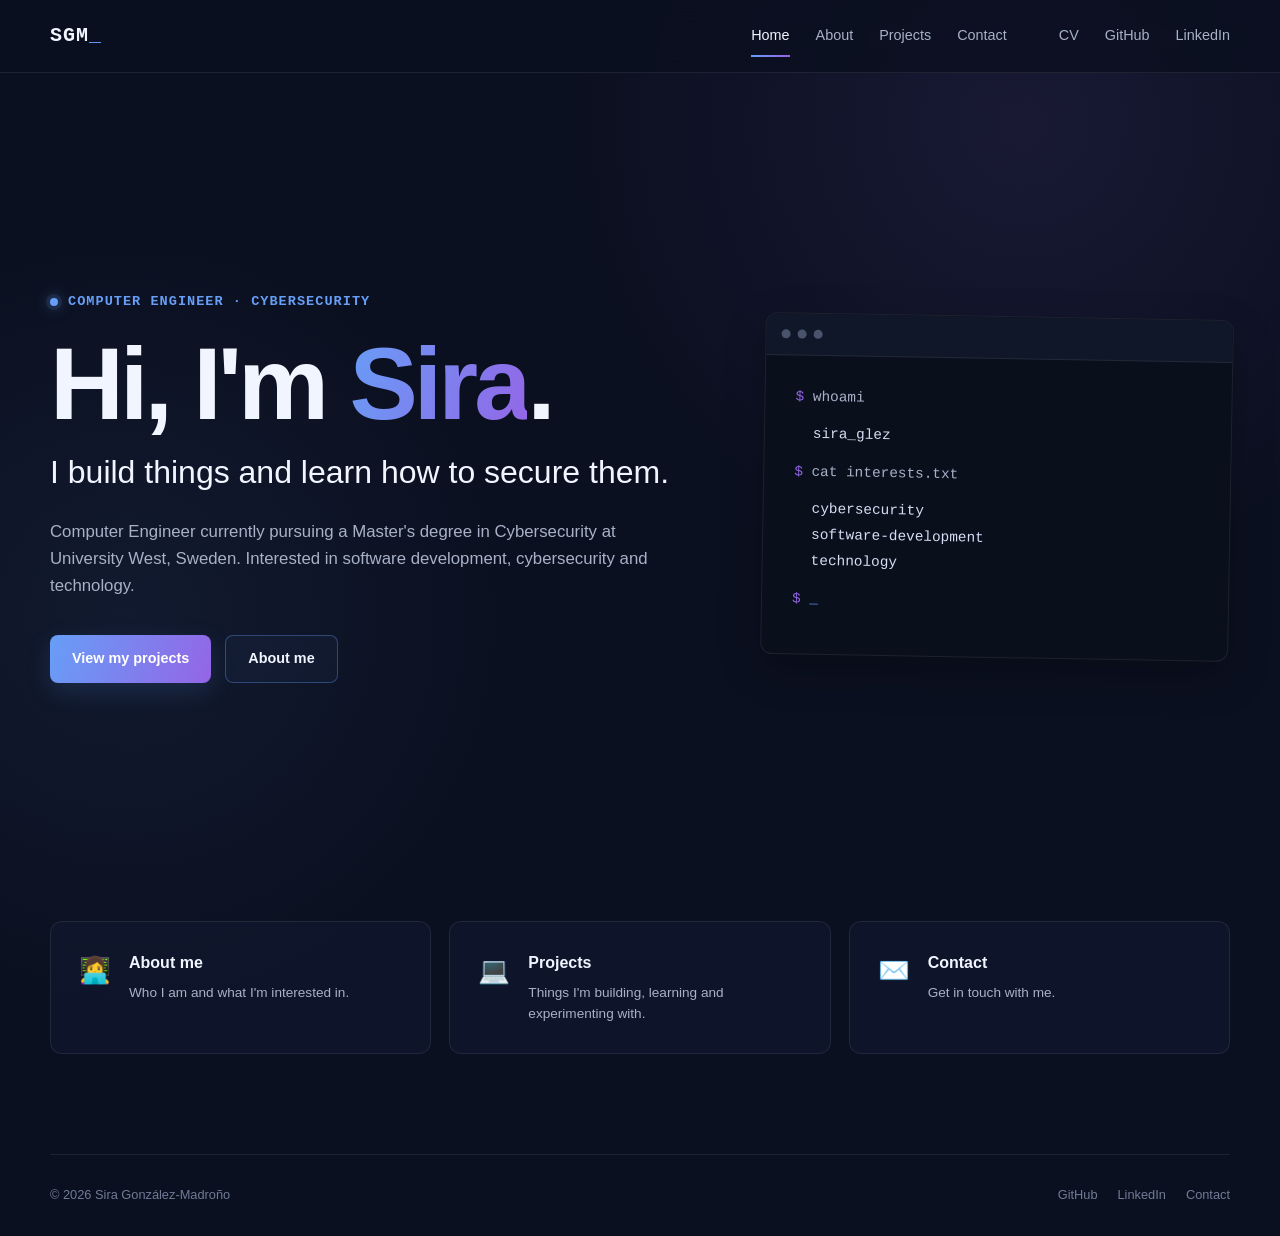
<file: index.html>
<!DOCTYPE html>
<html lang="en">

<head>
    <meta charset="UTF-8">
    <meta name="viewport" content="width=device-width, initial-scale=1.0">

    <meta name="description"
        content="Sira González-Madroño — Computer Engineer and Cybersecurity Master's student. Portfolio, projects, CV and contact information.">

    <title>Sira González-Madroño | Portfolio</title>

    <link rel="stylesheet" href="CSS/style.css">
</head>

<body>

    <!-- Navigation -->
    <header class="navbar">
        <div class="nav-container">

            <a href="index.html" class="logo">
                SGM<span>_</span>
            </a>

            <nav class="nav-links">
                <a href="index.html" class="active">Home</a>
                <a href="about.html">About</a>
                <a href="projects.html">Projects</a>
                <a href="contact.html">Contact</a>
                <span class="nav-divider"></span>
                <a href="https://siraglez.github.io/webCV/" target="_blank" rel="noopener noreferrer">CV</a>
                <a href="https://github.com/siraglez" target="_blank" rel="noopener noreferrer">GitHub</a>
                <a href="https://www.linkedin.com/in/sira-glez/" target="_blank" rel="noopener noreferrer">LinkedIn</a>
            </nav>

        </div>
    </header>


    <!-- Hero -->
    <main>

        <section class="hero">

            <div class="hero-content">

                <p class="hero-label">
                    <span class="status-dot"></span>
                    Computer Engineer · Cybersecurity
                </p>

                <h1>
                    Hi, I'm <span>Sira</span>.
                </h1>

                <h2>
                    I build things and learn how to secure them.
                </h2>

                <p class="hero-description">
                    Computer Engineer currently pursuing a Master's degree
                    in Cybersecurity at University West, Sweden.
                    Interested in software development, cybersecurity and
                    technology.
                </p>

                <div class="hero-buttons">
                    <a href="projects.html" class="button primary">
                        View my projects
                    </a>

                    <a href="about.html" class="button secondary">
                        About me
                    </a>
                </div>

            </div>

            <div class="hero-decoration">
                <div class="terminal-window">

                    <div class="terminal-header">
                        <span></span>
                        <span></span>
                        <span></span>
                    </div>

                    <div class="terminal-content">
                        <p><span class="terminal-purple">$</span> whoami</p>
                        <p class="terminal-output">sira_glez</p>

                        <p><span class="terminal-purple">$</span> cat interests.txt</p>

                        <p class="terminal-output">
                            cybersecurity<br>
                            software-development<br>
                            technology
                        </p>

                        <p>
                            <span class="terminal-purple">$</span>
                            <span class="cursor">_</span>
                        </p>
                    </div>

                </div>
            </div>

        </section>


        <!-- Quick links -->
        <section class="quick-links">

            <a href="about.html" class="quick-card">
                <span class="card-icon">👩‍💻</span>
                <div>
                    <h3>About me</h3>
                    <p>Who I am and what I'm interested in.</p>
                </div>
            </a>

            <a href="projects.html" class="quick-card">
                <span class="card-icon">💻</span>
                <div>
                    <h3>Projects</h3>
                    <p>Things I'm building, learning and experimenting with.</p>
                </div>
            </a>

            <a href="contact.html" class="quick-card">
                <span class="card-icon">✉️</span>
                <div>
                    <h3>Contact</h3>
                    <p>Get in touch with me.</p>
                </div>
            </a>

        </section>

    </main>


    <!-- Footer -->
    <footer class="footer">

        <p>
            © 2026 Sira González-Madroño
        </p>

        <div class="footer-links">
            <a href="https://github.com/siraglez" 
            target="_blank"
            rel="noopener noreferrer">GitHub</a>
            <a href="https://www.linkedin.com/in/sira-glez/" 
            target="_blank"
            rel="noopener noreferrer">LinkedIn</a>
            <a href="contact.html">Contact</a>
        </div>

    </footer>


    <script src="JS/script.js"></script>

</body>

</html>
</file>
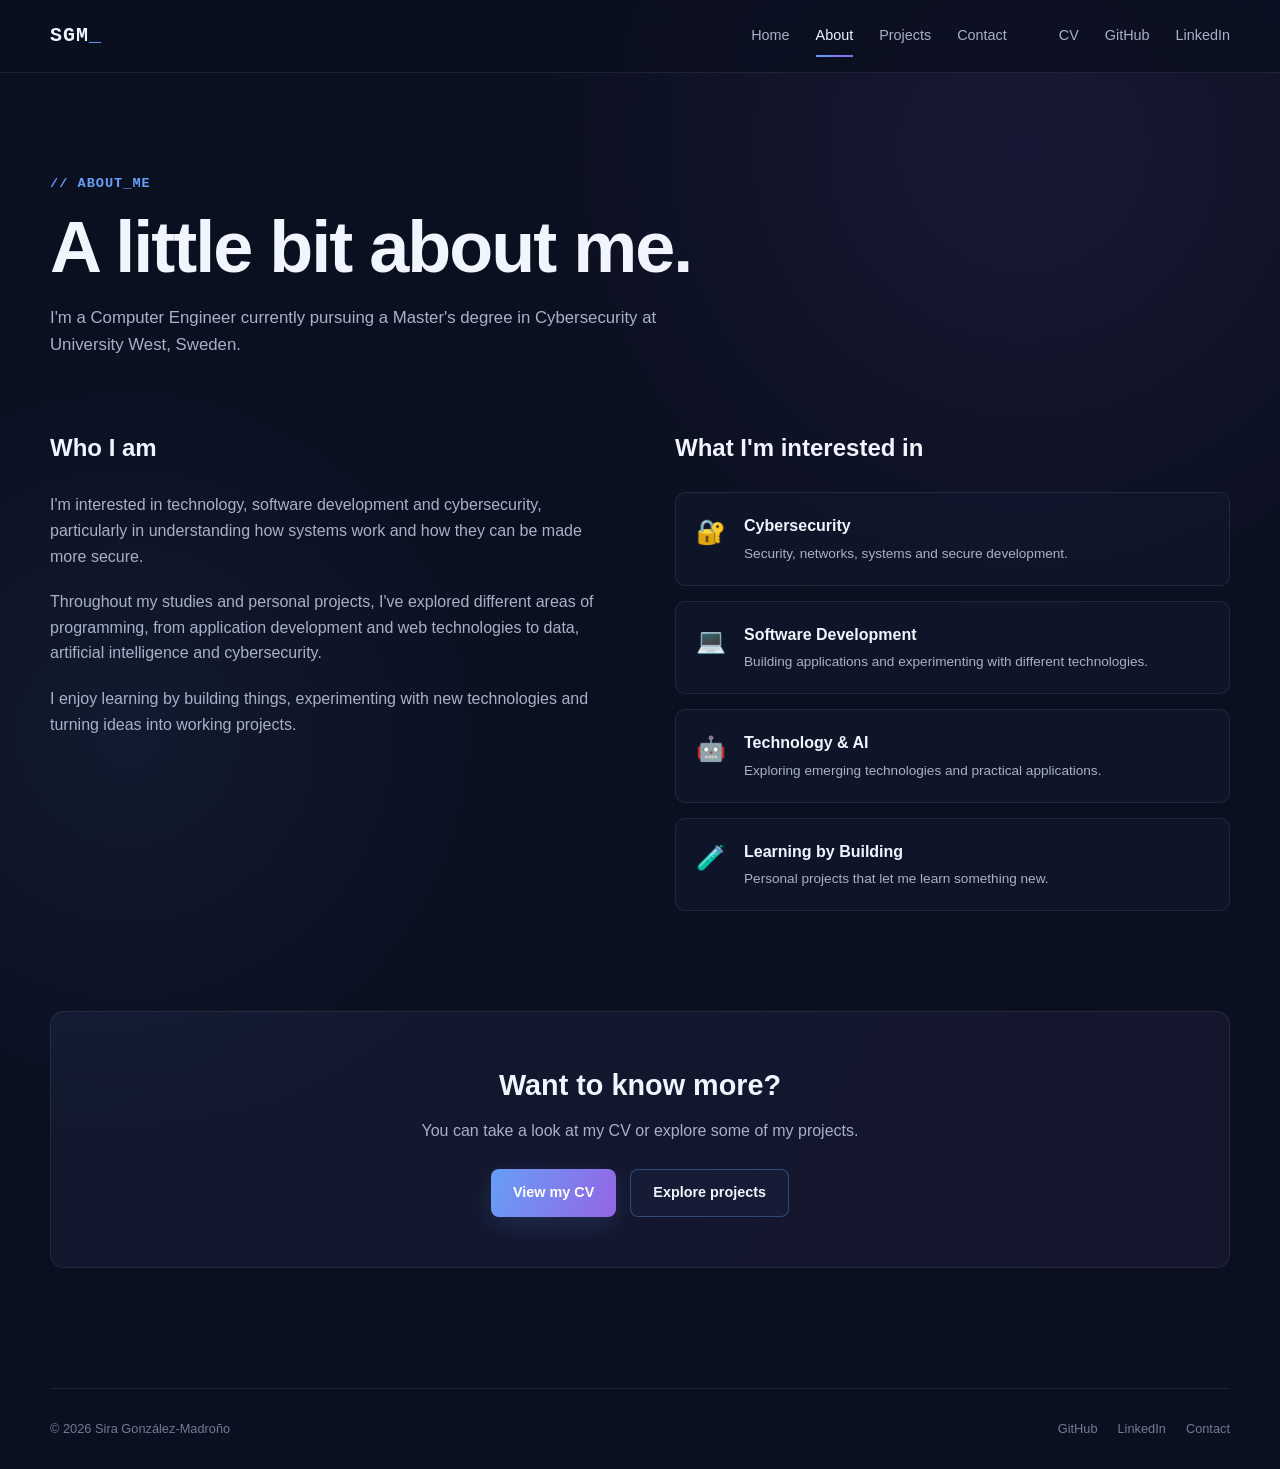
<file: about.html>
<!DOCTYPE html>
<html lang="en">

<head>
    <meta charset="UTF-8">
    <meta name="viewport" content="width=device-width, initial-scale=1.0">

    <meta name="description"
        content="About Sira González-Madroño — Computer Engineer and Cybersecurity Master's student.">

    <title>About | Sira González-Madroño</title>

    <link rel="stylesheet" href="CSS/style.css">
</head>

<body>

    <!-- Navigation -->
    <header class="navbar">
        <div class="nav-container">

            <a href="index.html" class="logo">
                SGM<span>_</span>
            </a>

            <nav class="nav-links">
                <a href="index.html">Home</a>
                <a href="about.html" class="active">About</a>
                <a href="projects.html">Projects</a>
                <a href="contact.html">Contact</a>
                <span class="nav-divider"></span>
                <a href="https://siraglez.github.io/webCV/" target="_blank" rel="noopener noreferrer">CV</a>
                <a href="https://github.com/siraglez" target="_blank" rel="noopener noreferrer">GitHub</a>
                <a href="https://www.linkedin.com/in/sira-glez/" target="_blank" rel="noopener noreferrer">LinkedIn</a>
            </nav>

        </div>
    </header>


    <main class="page-container">

        <section class="page-header">

            <p class="section-label">// about_me</p>

            <h1>
                A little bit about me.
            </h1>

            <p>
                I'm a Computer Engineer currently pursuing a Master's
                degree in Cybersecurity at University West, Sweden.
            </p>

        </section>


        <section class="about-content">

            <div class="about-text">

                <h2>Who I am</h2>

                <p>
                    I'm interested in technology, software development
                    and cybersecurity, particularly in understanding
                    how systems work and how they can be made more secure.
                </p>

                <p>
                    Throughout my studies and personal projects, I've
                    explored different areas of programming, from
                    application development and web technologies to
                    data, artificial intelligence and cybersecurity.
                </p>

                <p>
                    I enjoy learning by building things, experimenting
                    with new technologies and turning ideas into
                    working projects.
                </p>

            </div>


            <div class="about-interests">

                <h2>What I'm interested in</h2>

                <div class="interest-list">

                    <div class="interest-item">
                        <span>🔐</span>
                        <div>
                            <h3>Cybersecurity</h3>
                            <p>Security, networks, systems and secure development.</p>
                        </div>
                    </div>

                    <div class="interest-item">
                        <span>💻</span>
                        <div>
                            <h3>Software Development</h3>
                            <p>Building applications and experimenting with different technologies.</p>
                        </div>
                    </div>

                    <div class="interest-item">
                        <span>🤖</span>
                        <div>
                            <h3>Technology & AI</h3>
                            <p>Exploring emerging technologies and practical applications.</p>
                        </div>
                    </div>

                    <div class="interest-item">
                        <span>🧪</span>
                        <div>
                            <h3>Learning by Building</h3>
                            <p>Personal projects that let me learn something new.</p>
                        </div>
                    </div>

                </div>

            </div>

        </section>


        <section class="about-cta">

            <h2>Want to know more?</h2>

            <p>
                You can take a look at my CV or explore some of my projects.
            </p>

            <div class="hero-buttons">

                <a href="https://siraglez.github.io/webCV/" target="_blank" rel="noopener noreferrer"
                    class="button primary">
                    View my CV
                </a>

                <a href="projects.html" class="button secondary">
                    Explore projects
                </a>

            </div>

        </section>

    </main>


    <footer class="footer">

        <p>
            © 2026 Sira González-Madroño
        </p>

        <div class="footer-links">
            <a href="https://github.com/siraglez" 
            target="_blank"
            rel="noopener noreferrer">GitHub</a>
            <a href="https://www.linkedin.com/in/sira-glez/" 
            target="_blank"
            rel="noopener noreferrer">LinkedIn</a>
            <a href="contact.html">Contact</a>
        </div>

    </footer>


    <script src="JS/script.js"></script>

</body>

</html>
</file>
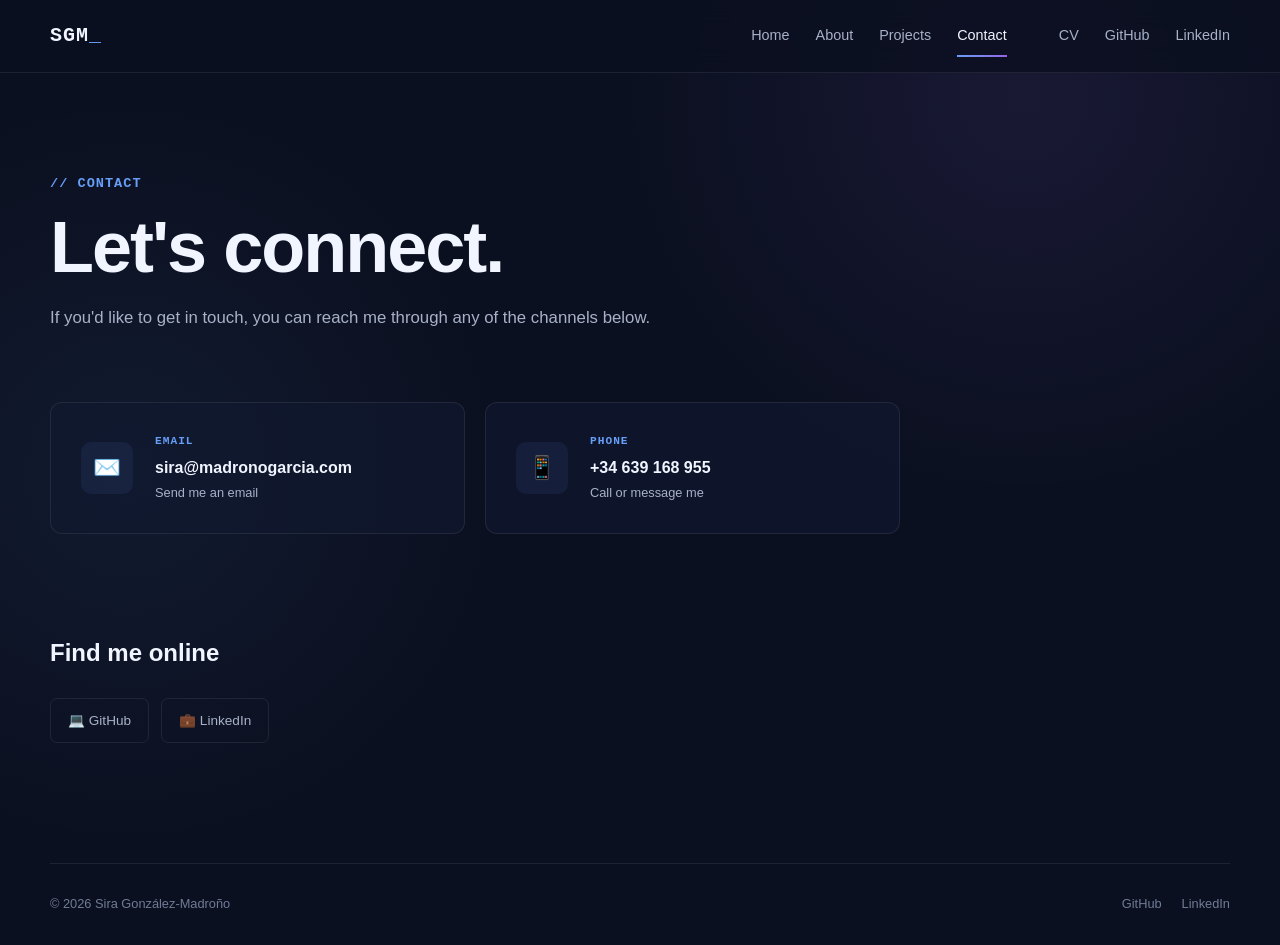
<file: contact.html>
<!DOCTYPE html>
<html lang="en">

<head>
    <meta charset="UTF-8">
    <meta name="viewport" content="width=device-width, initial-scale=1.0">

    <meta name="description"
        content="Contact Sira González-Madroño. Email, phone, LinkedIn and GitHub.">

    <title>Contact | Sira González-Madroño</title>

    <link rel="stylesheet" href="CSS/style.css">
</head>

<body>

    <header class="navbar">
        <div class="nav-container">

            <a href="index.html" class="logo">
                SGM<span>_</span>
            </a>

            <nav class="nav-links">
                <a href="index.html">Home</a>
                <a href="about.html">About</a>
                <a href="projects.html">Projects</a>
                <a href="contact.html" class="active">Contact</a>
                <span class="nav-divider"></span>
                <a href="https://siraglez.github.io/webCV/" target="_blank" rel="noopener noreferrer">CV</a>
                <a href="https://github.com/siraglez" target="_blank" rel="noopener noreferrer">GitHub</a>
                <a href="https://www.linkedin.com/in/sira-glez/" target="_blank" rel="noopener noreferrer">LinkedIn</a>
            </nav>

        </div>
    </header>


    <main class="page-container">

        <section class="page-header">

            <p class="section-label">// contact</p>

            <h1>
                Let's connect.
            </h1>

            <p>
                If you'd like to get in touch, you can reach me
                through any of the channels below.
            </p>

        </section>


        <section class="contact-grid">

            <!-- Email -->
            <a href="mailto:sira@madronogarcia.com" class="contact-card">

                <span class="contact-icon">✉️</span>

                <div>
                    <span class="contact-label">EMAIL</span>
                    <h2>sira@madronogarcia.com</h2>
                    <p>Send me an email</p>
                </div>

            </a>


            <!-- Phone -->
            <a href="tel:+34639168955" class="contact-card">

                <span class="contact-icon">📱</span>

                <div>
                    <span class="contact-label">PHONE</span>
                    <h2>+34 639 168 955</h2>
                    <p>Call or message me</p>
                </div>

            </a>

        </section>


        <section class="social-contact">

            <h2>Find me online</h2>

            <div class="social-links">

                <a href="https://github.com/siraglez" 
                target="_blank"
                rel="noopener noreferrer">
                    💻 GitHub
                </a>

                <a href="https://www.linkedin.com/in/sira-glez/" 
                target="_blank"
                rel="noopener noreferrer">
                    💼 LinkedIn
                </a>

            </div>

        </section>

    </main>


    <footer class="footer">

        <p>
            © 2026 Sira González-Madroño
        </p>

        <div class="footer-links">
            <a href="https://github.com/siraglez" 
            target="_blank"
            rel="noopener noreferrer">GitHub</a>
            <a href="https://www.linkedin.com/in/sira-glez/" 
            target="_blank"
            rel="noopener noreferrer">LinkedIn</a>
        </div>

    </footer>


    <script src="JS/script.js"></script>

</body>

</html>
</file>
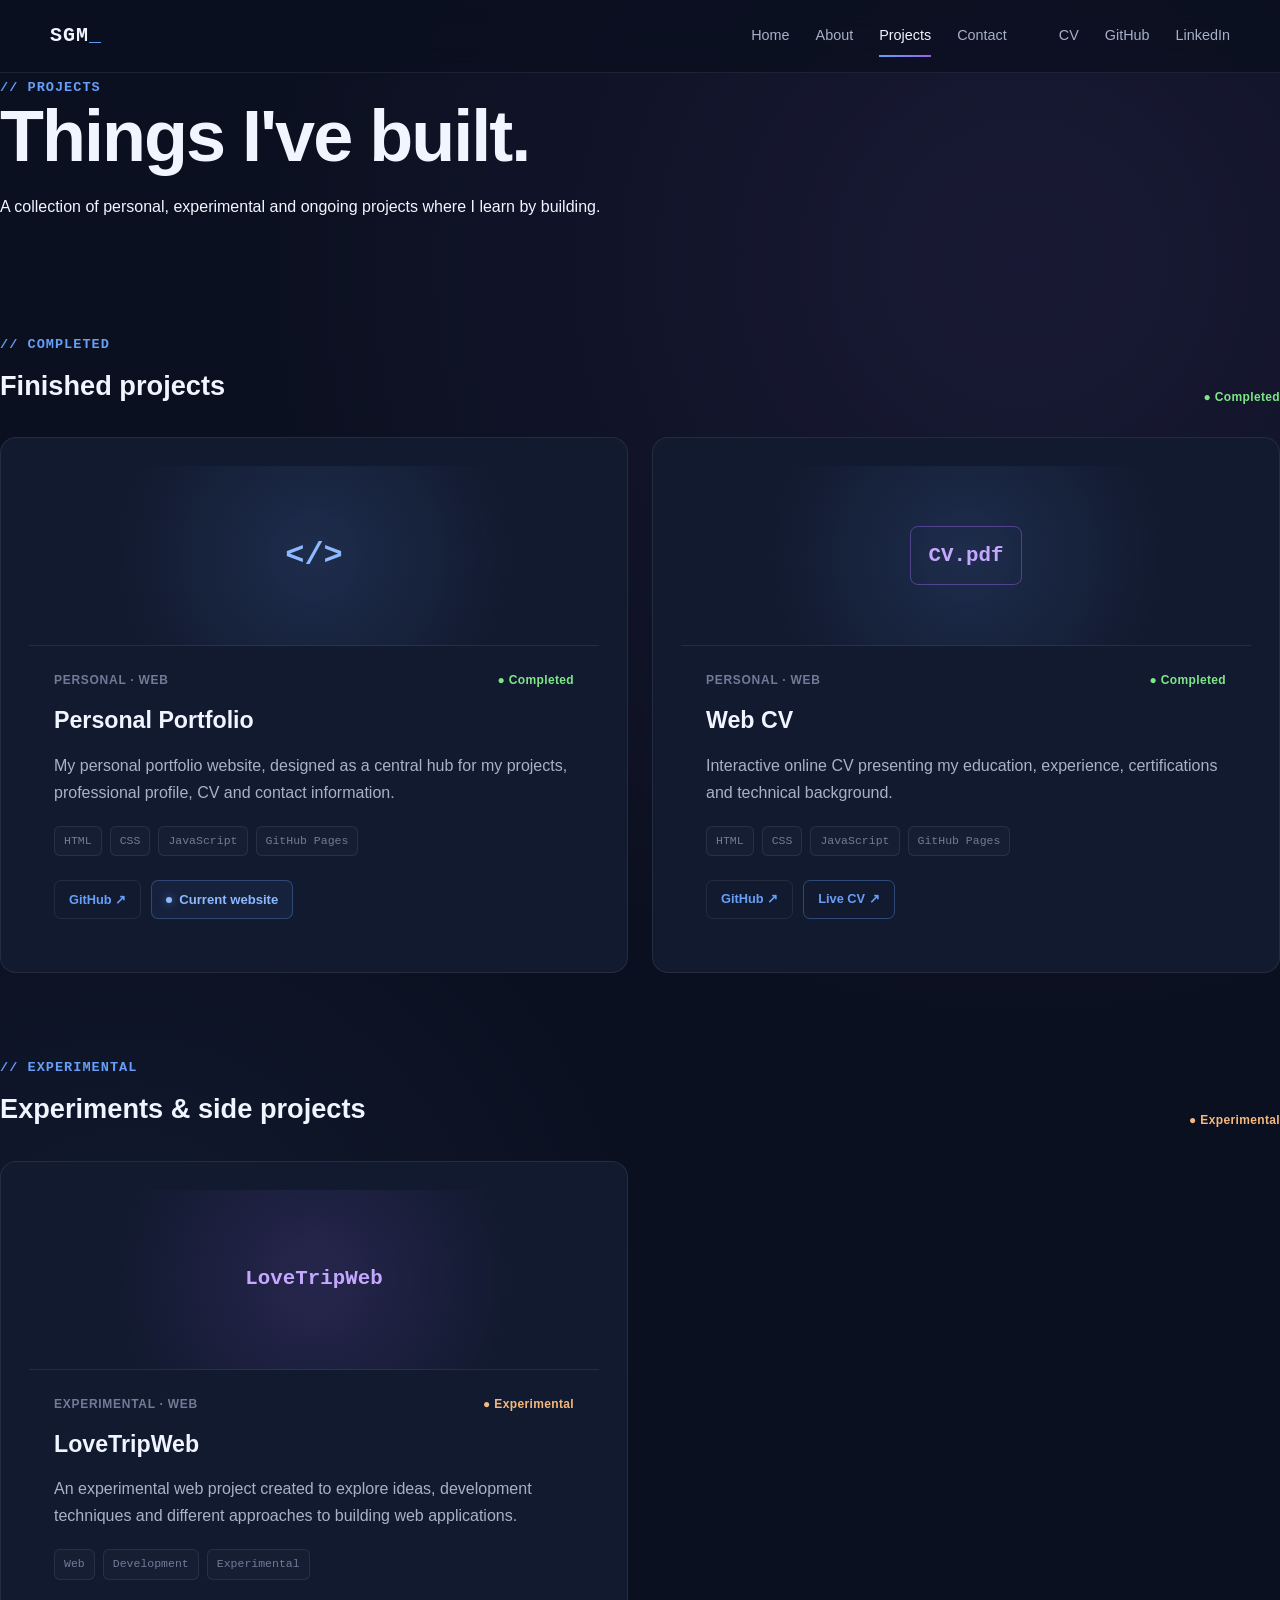
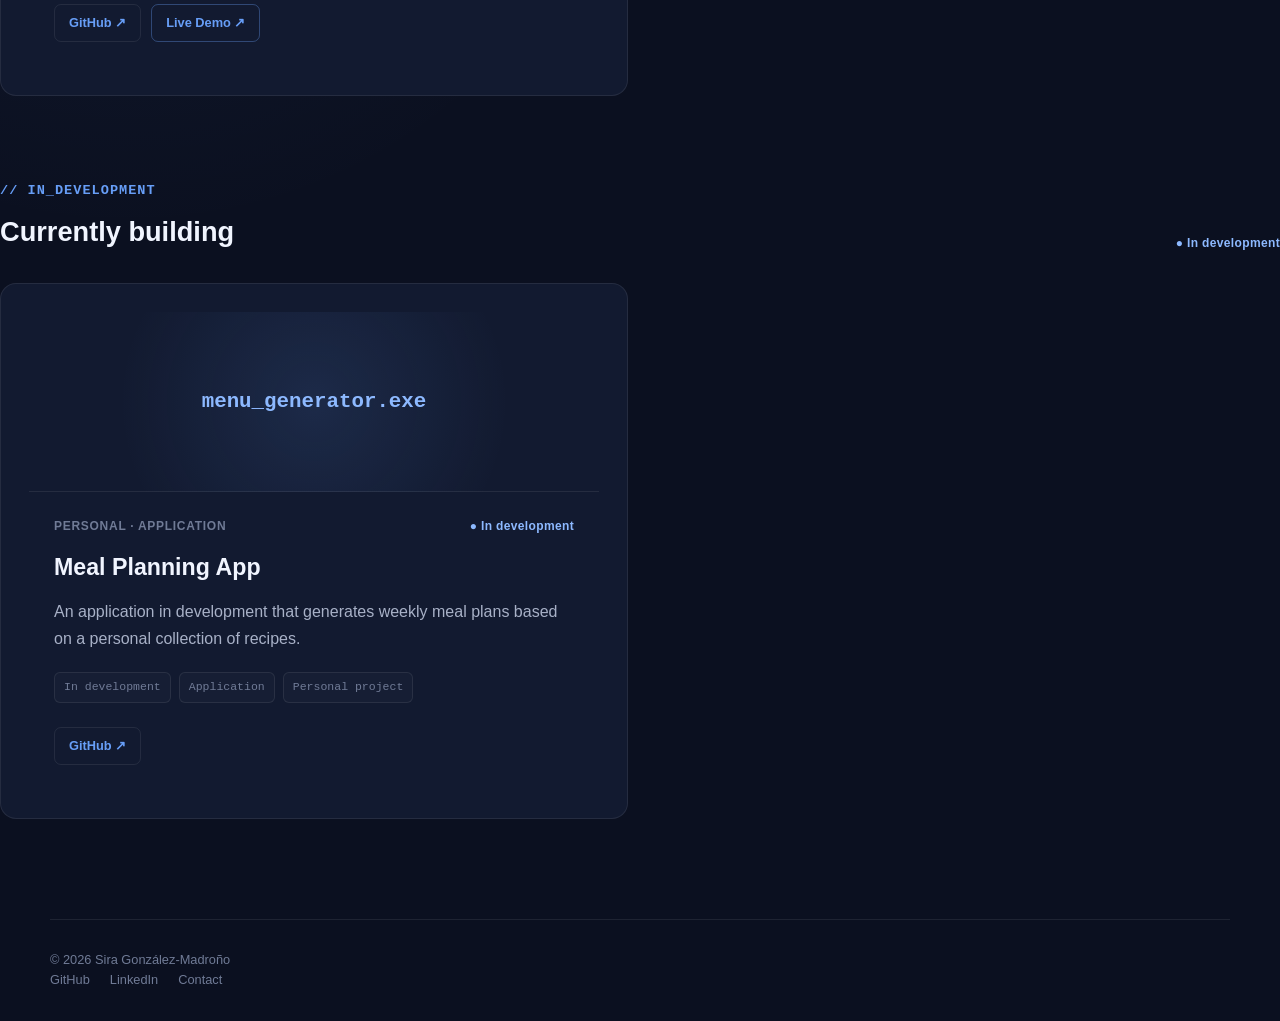
<file: projects.html>
<!DOCTYPE html>
<html lang="en">

<head>
    <meta charset="UTF-8">
    <meta name="viewport" content="width=device-width, initial-scale=1.0">

    <meta name="description"
        content="Projects by Sira González-Madroño — Software development, cybersecurity and technology.">

    <title>Projects | Sira González-Madroño</title>

    <link rel="stylesheet" href="CSS/style.css">
</head>

<body>

    <header class="navbar">
        <div class="nav-container">

            <a href="index.html" class="logo">
                SGM<span>_</span>
            </a>

            <nav class="nav-links">
                <a href="index.html">Home</a>
                <a href="about.html">About</a>
                <a href="projects.html" class="active">Projects</a>
                <a href="contact.html">Contact</a>
                <span class="nav-divider"></span>
                <a href="https://siraglez.github.io/webCV/" target="_blank" rel="noopener noreferrer">CV</a>
                <a href="https://github.com/siraglez" target="_blank" rel="noopener noreferrer">GitHub</a>
                <a href="https://www.linkedin.com/in/sira-glez/" target="_blank" rel="noopener noreferrer">LinkedIn</a>
            </nav>

        </div>
    </header>


    <!-- Main content -->
    <main>

        <!-- Page Header -->
        <section class="page-header">
            <div class="container">

                <span class="section-label">// projects</span>

                <h1>Things I've built.</h1>

                <p>
                    A collection of personal, experimental and ongoing projects
                    where I learn by building.
                </p>

            </div>
        </section>


        <!-- Projects -->
        <section class="projects-section">
            <div class="container">

                <!-- Completed Projects -->
                <div class="projects-group">

                    <div class="projects-group-header">
                        <div>
                            <span class="section-label">// completed</span>
                            <h2>Finished projects</h2>
                        </div>

                        <span class="project-status completed">
                            ● Completed
                        </span>
                    </div>


                    <div class="projects-grid">

                        <!-- Portfolio -->
                        <article class="project-card">

                            <div class="project-preview project-preview-portfolio">
                                <span>&lt;/&gt;</span>
                            </div>

                            <div class="project-content">

                                <div class="project-top">
                                    <span class="project-type">
                                        Personal · Web
                                    </span>

                                    <span class="project-status completed">
                                        ● Completed
                                    </span>
                                </div>

                                <h3>Personal Portfolio</h3>

                                <p>
                                    My personal portfolio website, designed as a
                                    central hub for my projects, professional
                                    profile, CV and contact information.
                                </p>

                                <div class="project-tags">
                                    <span>HTML</span>
                                    <span>CSS</span>
                                    <span>JavaScript</span>
                                    <span>GitHub Pages</span>
                                </div>

                                <div class="project-links">

                                    <a
                                        href="https://github.com/siraglez/portfolio"
                                        target="_blank"
                                        rel="noopener noreferrer"
                                        class="project-link">
                                        GitHub ↗
                                    </a>

                                    <span class="project-current">
                                        <span class="current-dot"></span>
                                        Current website
                                    </span>

                                </div>

                            </div>

                        </article>


                        <!-- CV -->
                        <article class="project-card">

                            <div class="project-preview project-preview-cv">
                                <span>CV.pdf</span>
                            </div>

                            <div class="project-content">

                                <div class="project-top">
                                    <span class="project-type">
                                        Personal · Web
                                    </span>

                                    <span class="project-status completed">
                                        ● Completed
                                    </span>
                                </div>

                                <h3>Web CV</h3>

                                <p>
                                    Interactive online CV presenting my education,
                                    experience, certifications and technical
                                    background.
                                </p>

                                <div class="project-tags">
                                    <span>HTML</span>
                                    <span>CSS</span>
                                    <span>JavaScript</span>
                                    <span>GitHub Pages</span>
                                </div>

                                <div class="project-links">

                                    <a
                                        href="https://github.com/siraglez/webCV"
                                        target="_blank"
                                        rel="noopener noreferrer"
                                        class="project-link">
                                        GitHub ↗
                                    </a>

                                    <a
                                        href="https://siraglez.github.io/webCV/"
                                        target="_blank"
                                        rel="noopener noreferrer"
                                        class="project-link project-link-primary">
                                        Live CV ↗
                                    </a>

                                </div>

                            </div>

                        </article>

                    </div>

                </div>


                <!-- Experimental Projects -->
                <div class="projects-group">

                    <div class="projects-group-header">
                        <div>
                            <span class="section-label">// experimental</span>
                            <h2>Experiments & side projects</h2>
                        </div>

                        <span class="project-status experimental">
                            ● Experimental
                        </span>
                    </div>


                    <div class="projects-grid">

                        <!-- LoveTripWeb -->
                        <article class="project-card">

                            <div class="project-preview project-preview-lovetrip">
                                <span>LoveTripWeb</span>
                            </div>

                            <div class="project-content">

                                <div class="project-top">
                                    <span class="project-type">
                                        Experimental · Web
                                    </span>

                                    <span class="project-status experimental">
                                        ● Experimental
                                    </span>
                                </div>

                                <h3>LoveTripWeb</h3>

                                <p>
                                    An experimental web project created to explore
                                    ideas, development techniques and different
                                    approaches to building web applications.
                                </p>

                                <div class="project-tags">
                                    <span>Web</span>
                                    <span>Development</span>
                                    <span>Experimental</span>
                                </div>

                                <div class="project-links">

                                    <a
                                        href="https://github.com/siraglez/LoveTripWeb"
                                        target="_blank"
                                        rel="noopener noreferrer"
                                        class="project-link">
                                        GitHub ↗
                                    </a>

                                    <a
                                        href="https://siraglez.github.io/LoveTripWeb/"
                                        target="_blank"
                                        rel="noopener noreferrer"
                                        class="project-link project-link-primary">
                                        Live Demo ↗
                                    </a>

                                </div>

                            </div>

                        </article>

                    </div>

                </div>


                <!-- In Development -->
                <div class="projects-group">

                    <div class="projects-group-header">
                        <div>
                            <span class="section-label">// in_development</span>
                            <h2>Currently building</h2>
                        </div>

                        <span class="project-status development">
                            ● In development
                        </span>
                    </div>


                    <div class="projects-grid">

                        <!-- Meal Planning App -->
                        <article class="project-card">

                            <div class="project-preview project-preview-meals">
                                <span>menu_generator.exe</span>
                            </div>

                            <div class="project-content">

                                <div class="project-top">
                                    <span class="project-type">
                                        Personal · Application
                                    </span>

                                    <span class="project-status development">
                                        ● In development
                                    </span>
                                </div>

                                <h3>Meal Planning App</h3>

                                <p>
                                    An application in development that generates
                                    weekly meal plans based on a personal
                                    collection of recipes.
                                </p>

                                <div class="project-tags">
                                    <span>In development</span>
                                    <span>Application</span>
                                    <span>Personal project</span>
                                </div>

                                <div class="project-links">

                                    <a
                                        href="https://github.com/siraglez"
                                        target="_blank"
                                        rel="noopener noreferrer"
                                        class="project-link">
                                        GitHub ↗
                                    </a>

                                </div>

                            </div>

                        </article>

                    </div>

                </div>

            </div>
        </section>

    </main>


    <!-- Footer -->
    <footer class="footer">

        <div class="container footer-content">

            <p>
                © 2026 Sira González-Madroño
            </p>

            <div class="footer-links">

                <a
                    href="https://github.com/siraglez"
                    target="_blank"
                    rel="noopener noreferrer">
                    GitHub
                </a>

                <a
                    href="https://www.linkedin.com/in/sira-glez/"
                    target="_blank"
                    rel="noopener noreferrer">
                    LinkedIn
                </a>

                <a href="contact.html">
                    Contact
                </a>

            </div>

        </div>

    </footer>


    <script src="JS/script.js"></script>

</body>

</html>
</file>
<file: CSS/style.css>
/* =========================================================
   GLOBAL
   ========================================================= */

:root {
    --background: #0b1020;
    --background-light: #11182b;
    --background-card: #121a30;

    --text-primary: #f1f5ff;
    --text-secondary: #a8b1c7;
    --text-muted: #707b96;

    --blue: #679ef7;
    --blue-light: #8db9ff;
    --purple: #9465e6;

    --border: rgba(255, 255, 255, 0.08);
    --border-blue: rgba(103, 158, 247, 0.35);

    --shadow: 0 15px 40px rgba(0, 0, 0, 0.25);

    --max-width: 1180px;

    --transition: 0.25s ease;
}

* {
    margin: 0;
    padding: 0;
    box-sizing: border-box;
}

html {
    scroll-behavior: smooth;
}

body {
    min-height: 100vh;

    background:
        radial-gradient(
            circle at 80% 10%,
            rgba(148, 101, 230, 0.10),
            transparent 30%
        ),
        radial-gradient(
            circle at 10% 50%,
            rgba(103, 158, 247, 0.07),
            transparent 30%
        ),
        var(--background);

    color: var(--text-primary);

    font-family:
        -apple-system,
        BlinkMacSystemFont,
        "Segoe UI",
        Roboto,
        Helvetica,
        Arial,
        sans-serif;

    line-height: 1.6;
    overflow-x: hidden;
}

a {
    color: inherit;
    text-decoration: none;
}

img {
    max-width: 100%;
    display: block;
}

button,
a {
    -webkit-tap-highlight-color: transparent;
}

/* =========================================================
   NAVIGATION
   ========================================================= */

.navbar {
    position: sticky;
    top: 0;
    z-index: 1000;
    background: rgba(11, 16, 32, 0.85);

    backdrop-filter: blur(14px);
    -webkit-backdrop-filter: blur(14px);

    border-bottom: 1px solid var(--border);
}

.nav-container {
    width: min(100% - 40px, var(--max-width));
    min-height: 72px;
    margin: 0 auto;
    display: flex;
    align-items: center;
    justify-content: space-between;
    gap: 30px;
}

.logo {
    font-family: "Courier New", monospace;
    font-size: 1.25rem;
    font-weight: 700;
    letter-spacing: 1px;
    color: var(--text-primary);
    transition: color var(--transition);
}

.logo span {
    color: var(--blue);
}

.logo:hover {
    color: var(--blue-light);
}

.nav-links {
    display: flex;
    align-items: center;
    gap: 26px;
}

.nav-links a {
    position: relative;
    color: var(--text-secondary);
    font-size: 0.9rem;
    font-weight: 500;
    padding: 5px 0;

    transition:
        color var(--transition),
        transform var(--transition);
}

.nav-links a::after {
    content: "";
    position: absolute;
    left: 0;
    bottom: -4px;
    width: 0;
    height: 2px;

    background: linear-gradient(
        90deg,
        var(--blue),
        var(--purple)
    );

    transition: width var(--transition);
}

.nav-links a:hover {
    color: var(--text-primary);
}

.nav-links a:hover::after,
.nav-links a.active::after {
    width: 100%;
}

.nav-links a.active {
    color: var(--text-primary);
}

/* =========================================================
   HERO
   ========================================================= */

.hero {
    width: min(100% - 40px, var(--max-width));
    min-height: calc(100vh - 72px);
    margin: 0 auto;
    display: grid;
    grid-template-columns: 1.15fr 0.85fr;
    align-items: center;
    gap: 80px;
    padding: 80px 0;
}

.hero-content {
    max-width: 700px;
}

.hero-label,
.section-label {
    font-family: "Courier New", monospace;
    color: var(--blue);
    font-size: 0.85rem;
    font-weight: 600;
    letter-spacing: 1px;
    text-transform: uppercase;
}

.hero-label {
    display: flex;
    align-items: center;
    gap: 10px;
    margin-bottom: 22px;
}

.status-dot {
    width: 8px;
    height: 8px;
    border-radius: 50%;
    background: var(--blue);

    box-shadow:
        0 0 0 4px rgba(103, 158, 247, 0.12),
        0 0 15px rgba(103, 158, 247, 0.7);

    animation: pulse 2s infinite;
}

@keyframes pulse {

    0%,
    100% {
        opacity: 1;
    }

    50% {
        opacity: 0.45;
    }
}

.hero h1 {
    font-size: clamp(3.5rem, 8vw, 6.5rem);
    line-height: 0.95;
    letter-spacing: -4px;
    margin-bottom: 20px;
}

.hero h1 span {
    background: linear-gradient(
        110deg,
        var(--blue),
        var(--purple)
    );

    -webkit-background-clip: text;
    background-clip: text;
    color: transparent;
}

.hero h2 {
    max-width: 650px;
    font-size: clamp(1.35rem, 3vw, 2rem);
    line-height: 1.3;
    font-weight: 500;
    color: var(--text-primary);
    margin-bottom: 25px;
}

.hero-description {
    max-width: 620px;
    color: var(--text-secondary);
    font-size: 1.05rem;
    margin-bottom: 35px;
}

/* =========================================================
   BUTTONS
   ========================================================= */

.hero-buttons {
    display: flex;
    flex-wrap: wrap;
    gap: 14px;
}

.button {
    display: inline-flex;
    align-items: center;
    justify-content: center;
    min-height: 48px;
    padding: 0 22px;
    border-radius: 8px;
    font-size: 0.9rem;
    font-weight: 600;

    transition:
        transform var(--transition),
        box-shadow var(--transition),
        background var(--transition),
        border-color var(--transition);
}

.button:hover {
    transform: translateY(-2px);
}

.button.primary {
    background: linear-gradient(
        110deg,
        var(--blue),
        var(--purple)
    );

    color: white;

    box-shadow:
        0 8px 25px rgba(103, 158, 247, 0.15);
}

.button.primary:hover {
    box-shadow:
        0 12px 30px rgba(103, 158, 247, 0.25);
}

.button.secondary {
    border: 1px solid var(--border-blue);
    background: rgba(103, 158, 247, 0.04);
    color: var(--text-primary);
}

.button.secondary:hover {
    background: rgba(103, 158, 247, 0.10);
    border-color: rgba(103, 158, 247, 0.55);
}

/* =========================================================
   TERMINAL
   ========================================================= */

.hero-decoration {
    display: flex;
    align-items: center;
    justify-content: center;
}

.terminal-window {
    width: 100%;
    max-width: 470px;
    overflow: hidden;
    border-radius: 12px;
    background: #0a0f1c;
    border: 1px solid var(--border);
    box-shadow: var(--shadow);
    transform: rotate(1deg);

    transition:
        transform 0.4s ease,
        box-shadow 0.4s ease;
}

.terminal-window:hover {
    transform: rotate(0deg) translateY(-5px);

    box-shadow:
        0 25px 60px rgba(0, 0, 0, 0.35);
}

.terminal-header {
    height: 42px;
    display: flex;
    align-items: center;
    gap: 7px;
    padding: 0 15px;
    background: #101728;
    border-bottom: 1px solid var(--border);
}

.terminal-header span {
    width: 9px;
    height: 9px;
    border-radius: 50%;
    background: #49536b;
}

.terminal-content {
    padding: 30px;
    font-family: "Courier New", monospace;
    font-size: 0.9rem;
    color: var(--text-secondary);
}

.terminal-content p {
    margin-bottom: 13px;
}

.terminal-purple {
    color: var(--purple);
}

.terminal-output {
    color: #d5def3;
    padding-left: 18px;
    line-height: 1.8;
}

.cursor {
    color: var(--blue);
    animation: blink 1s infinite;
}

@keyframes blink {

    0%,
    45% {
        opacity: 1;
    }

    46%,
    100% {
        opacity: 0;
    }
}

/* =========================================================
   QUICK LINKS
   ========================================================= */

.quick-links {
    width: min(100% - 40px, var(--max-width));
    margin: 0 auto;
    padding: 20px 0 100px;
    display: grid;
    grid-template-columns: repeat(3, 1fr);
    gap: 18px;
}

.quick-card {
    display: flex;
    align-items: flex-start;
    gap: 18px;
    padding: 28px;
    border: 1px solid var(--border);
    border-radius: 12px;
    background: rgba(18, 26, 48, 0.65);

    transition:
        transform var(--transition),
        border-color var(--transition),
        background var(--transition);
}

.quick-card:hover {
    transform: translateY(-5px);
    border-color: var(--border-blue);
    background: rgba(18, 26, 48, 0.95);
}

.card-icon {
    font-size: 1.6rem;
}

.quick-card h3 {
    margin-bottom: 6px;
    font-size: 1rem;
}

.quick-card p {
    color: var(--text-secondary);
    font-size: 0.85rem;
}

/* =========================================================
   GENERAL PAGE
   ========================================================= */

.page-container {
    width: min(100% - 40px, var(--max-width));
    margin: 0 auto;
    padding: 100px 0 120px;
}

.page-header {
    max-width: 750px;
    margin-bottom: 70px;
}

.section-label {
    margin-bottom: 15px;
}

.page-header h1 {
    font-size: clamp(2.6rem, 6vw, 4.5rem);
    line-height: 1.05;
    letter-spacing: -2px;
    margin-bottom: 20px;
}

.page-header > p:last-child {
    color: var(--text-secondary);
    font-size: 1.05rem;
    max-width: 650px;
}

/* =========================================================
   ABOUT
   ========================================================= */

.about-content {
    display: grid;
    grid-template-columns: 1fr 1fr;
    gap: 70px;
    margin-bottom: 100px;
}

.about-content h2,
.social-contact h2 {
    font-size: 1.5rem;
    margin-bottom: 25px;
}

.about-text p {
    color: var(--text-secondary);
    margin-bottom: 20px;
}

.interest-list {
    display: flex;
    flex-direction: column;
    gap: 15px;
}

.interest-item {
    display: flex;
    gap: 18px;
    padding: 20px;
    border: 1px solid var(--border);
    border-radius: 10px;
    background: rgba(18, 26, 48, 0.5);

    transition:
        transform var(--transition),
        border-color var(--transition);
}

.interest-item:hover {
    transform: translateX(5px);
    border-color: var(--border-blue);
}

.interest-item > span {
    font-size: 1.5rem;
}

.interest-item h3 {
    font-size: 1rem;
    margin-bottom: 4px;
}

.interest-item p {
    color: var(--text-secondary);
    font-size: 0.85rem;
}

.about-cta {
    padding: 50px;
    border: 1px solid var(--border);
    border-radius: 14px;

    background:
        linear-gradient(
            120deg,
            rgba(103, 158, 247, 0.07),
            rgba(148, 101, 230, 0.07)
        );

    text-align: center;
}

.about-cta h2 {
    font-size: 1.8rem;
    margin-bottom: 10px;
}

.about-cta > p {
    color: var(--text-secondary);
    margin-bottom: 25px;
}

.about-cta .hero-buttons {
    justify-content: center;
}

/* =========================================================
   PROJECTS
   ========================================================= */

.projects-grid {
    display: grid;
    grid-template-columns: repeat(3, 1fr);
    gap: 20px;
}

.project-card {
    min-height: 300px;
    display: flex;
    flex-direction: column;
    padding: 28px;
    border: 1px solid var(--border);
    border-radius: 12px;
    background: rgba(18, 26, 48, 0.65);

    transition:
        transform var(--transition),
        border-color var(--transition),
        box-shadow var(--transition);
}

.project-card:hover {
    transform: translateY(-6px);
    border-color: var(--border-blue);

    box-shadow:
        0 15px 40px rgba(0, 0, 0, 0.18);
}

.project-card-top {
    display: flex;
    align-items: center;
    justify-content: space-between;
    margin-bottom: 30px;
}

.project-icon {
    font-size: 2rem;
}

.project-links a {
    color: var(--blue);
    font-size: 0.8rem;
    font-weight: 600;
}

.project-card h2 {
    font-size: 1.25rem;
    margin-bottom: 12px;
}

.project-card > p {
    color: var(--text-secondary);
    font-size: 0.9rem;
    margin-bottom: 25px;
}

.project-tags {
    display: flex;
    flex-wrap: wrap;
    gap: 7px;
    margin-top: auto;
}

.project-tags span {
    padding: 5px 9px;
    border-radius: 5px;
    background: rgba(103, 158, 247, 0.08);
    border: 1px solid rgba(103, 158, 247, 0.15);
    color: var(--blue-light);
    font-family: "Courier New", monospace;
    font-size: 0.7rem;
}

.project-placeholder {
    opacity: 0.7;
    border-style: dashed;
}

/* =========================================================
   CONTACT
   ========================================================= */

.contact-grid {
    display: grid;
    grid-template-columns: repeat(2, 1fr);
    gap: 20px;
    max-width: 850px;
    margin-bottom: 80px;
}

.contact-card {
    display: flex;
    align-items: center;
    gap: 22px;
    padding: 30px;
    border: 1px solid var(--border);
    border-radius: 12px;
    background: rgba(18, 26, 48, 0.65);

    transition:
        transform var(--transition),
        border-color var(--transition),
        background var(--transition);
}

.contact-card:hover {
    transform: translateY(-5px);
    border-color: var(--border-blue);
    background: rgba(18, 26, 48, 0.9);
}

.contact-icon {
    width: 52px;
    height: 52px;
    display: flex;
    align-items: center;
    justify-content: center;
    flex-shrink: 0;
    border-radius: 10px;
    background: rgba(103, 158, 247, 0.08);
    font-size: 1.4rem;
}

.contact-label {
    display: block;
    margin-bottom: 4px;
    color: var(--blue);
    font-family: "Courier New", monospace;
    font-size: 0.7rem;
    font-weight: 600;
    letter-spacing: 1px;
}

.contact-card h2 {
    font-size: 1rem;
    word-break: break-word;
    margin-bottom: 2px;
}

.contact-card p {
    color: var(--text-secondary);
    font-size: 0.8rem;
}

.social-contact {
    padding-top: 20px;
}

.social-links {
    display: flex;
    flex-wrap: wrap;
    gap: 12px;
}

.social-links a {
    padding: 11px 17px;
    border: 1px solid var(--border);
    border-radius: 7px;
    color: var(--text-secondary);
    font-size: 0.85rem;

    transition:
        color var(--transition),
        border-color var(--transition),
        background var(--transition);
}

.social-links a:hover {
    color: var(--text-primary);
    border-color: var(--border-blue);
    background: rgba(103, 158, 247, 0.06);
}

/* =========================================================
   FOOTER
   ========================================================= */

.footer {
    width: min(100% - 40px, var(--max-width));
    margin: 0 auto;
    padding: 30px 0;
    border-top: 1px solid var(--border);
    display: flex;
    align-items: center;
    justify-content: space-between;
    gap: 20px;
    color: var(--text-muted);
    font-size: 0.8rem;
}

.footer-links {
    display: flex;

    gap: 20px;
}

.footer-links a {
    transition: color var(--transition);
}

.footer-links a:hover {
    color: var(--blue);
}

/* =========================================================
   RESPONSIVE — TABLET
   ========================================================= */

@media (max-width: 950px) {

    .nav-container {
        min-height: 65px;
    }

    .nav-links {
        gap: 16px;
    }

    .nav-links a {
        font-size: 0.8rem;
    }

    .hero {
        grid-template-columns: 1fr;
        gap: 60px;
        padding: 70px 0;
    }

    .hero-decoration {
        justify-content: flex-start;
    }

    .terminal-window {
        max-width: 600px;
    }

    .quick-links {
        grid-template-columns: 1fr;
    }

    .about-content {
        grid-template-columns: 1fr;
        gap: 60px;
    }

    .projects-grid {
        grid-template-columns: repeat(2, 1fr);
    }
}

/* =========================================================
   RESPONSIVE — MOBILE
   ========================================================= */

@media (max-width: 700px) {

    .nav-container {
        width: min(100% - 28px, var(--max-width));
        min-height: auto;
        padding: 18px 0;
        align-items: flex-start;
    }

    .navbar {
        position: relative;
    }

    .nav-container {
        flex-direction: column;
        gap: 16px;
    }

    .nav-links {
        width: 100%;
        display: flex;
        flex-wrap: wrap;
        justify-content: flex-start;
        gap: 8px 18px;
    }

    .nav-links a {
        font-size: 0.78rem;
    }

    .hero,
    .page-container,
    .quick-links {
        width: min(100% - 28px, var(--max-width));
    }

    .hero {
        min-height: auto;
        padding: 70px 0 60px;
    }

    .hero h1 {
        font-size: clamp(3.2rem, 17vw, 5rem);
        letter-spacing: -3px;
    }

    .hero h2 {
        font-size: 1.3rem;
    }

    .hero-description {
        font-size: 0.95rem;
    }

    .hero-buttons {
        width: 100%;
        flex-direction: column;
    }

    .button {
        width: 100%;
    }

    .terminal-window {
        transform: none;
    }

    .terminal-content {
        padding: 22px;
        font-size: 0.78rem;
    }

    .quick-links {
        padding-bottom: 70px;
    }

    .quick-card {
        padding: 22px;
    }

    .page-container {
        padding: 70px 0 80px;
    }

    .page-header {
        margin-bottom: 50px;
    }

    .page-header h1 {
        font-size: clamp(2.6rem, 12vw, 4rem);
        letter-spacing: -1.5px;
    }

    .about-content {
        gap: 50px;

        margin-bottom: 70px;
    }

    .about-cta {
        padding: 35px 22px;
    }

    .projects-grid {
        grid-template-columns: 1fr;
    }

    .project-card {
        min-height: auto;
    }

    .contact-grid {
        grid-template-columns: 1fr;
        margin-bottom: 60px;
    }

    .contact-card {
        padding: 23px;
    }

    .contact-card h2 {
        font-size: 0.9rem;
    }

    .footer {
        width: min(100% - 28px, var(--max-width));
        flex-direction: column;
        align-items: flex-start;
        gap: 12px;
    }
}

/* =========================================================
   ACCESSIBILITY
   ========================================================= */

:focus-visible {
    outline: 2px solid var(--blue);
    outline-offset: 4px;
}

::selection {
    background: rgba(103, 158, 247, 0.3);
    color: white;
}

/* =========================================
   PROJECT GROUPS
   ========================================= */

.projects-section {
    padding: 40px 0 100px;
}

.projects-group {
    margin-bottom: 80px;
}

.projects-group:last-child {
    margin-bottom: 0;
}

.projects-group-header {
    display: flex;
    align-items: flex-end;
    justify-content: space-between;
    gap: 30px;
    margin-bottom: 30px;
}

.projects-group-header h2 {
    margin-top: 8px;
    font-size: 1.7rem;
    color: var(--text-primary);
}


/* =========================================
   PROJECT STATUS
   ========================================= */

.project-status {
    display: inline-flex;
    align-items: center;
    gap: 6px;

    font-size: 0.75rem;
    font-weight: 600;
    letter-spacing: 0.03em;

    white-space: nowrap;
}

.project-status.completed {
    color: #7ee787;
}

.project-status.experimental {
    color: #f5b97d;
}

.project-status.development {
    color: var(--blue-light);
}


/* =========================================
   PROJECT CARDS
   ========================================= */

.projects-grid {
    display: grid;
    grid-template-columns: repeat(2, 1fr);
    gap: 24px;
}

.project-card {
    overflow: hidden;

    background: var(--background-card);
    border: 1px solid var(--border);
    border-radius: 16px;

    transition:
        transform var(--transition),
        border-color var(--transition),
        box-shadow var(--transition);
}

.project-card:hover {
    transform: translateY(-5px);

    border-color: rgba(103, 158, 247, 0.45);

    box-shadow:
        0 18px 45px rgba(0, 0, 0, 0.25);
}


/* =========================================
   PROJECT PREVIEWS
   ========================================= */

.project-preview {
    height: 180px;

    display: flex;
    align-items: center;
    justify-content: center;

    background:
        radial-gradient(
            circle at center,
            rgba(103, 158, 247, 0.14),
            transparent 65%
        );

    border-bottom: 1px solid var(--border);

    color: var(--blue-light);

    font-family: monospace;
    font-size: 1.3rem;
    font-weight: 600;
}

.project-preview-portfolio span {
    font-size: 2rem;
}

.project-preview-cv span {
    padding: 12px 18px;

    border: 1px solid rgba(148, 101, 230, 0.45);
    border-radius: 8px;

    color: #c4a8ff;
}

.project-preview-lovetrip {
    background:
        radial-gradient(
            circle at center,
            rgba(148, 101, 230, 0.16),
            transparent 65%
        );
}

.project-preview-lovetrip span {
    color: #c4a8ff;
}

.project-preview-meals {
    background:
        radial-gradient(
            circle at center,
            rgba(103, 158, 247, 0.12),
            transparent 65%
        );
}


/* =========================================
   PROJECT CONTENT
   ========================================= */

.project-content {
    padding: 25px;
}

.project-top {
    display: flex;
    align-items: center;
    justify-content: space-between;
    gap: 15px;
    margin-bottom: 12px;
}

.project-type {
    color: var(--text-muted);
    font-size: 0.75rem;
    font-weight: 600;
    text-transform: uppercase;
    letter-spacing: 0.06em;
}

.project-content h3 {
    margin-bottom: 12px;
    font-size: 1.45rem;
    color: var(--text-primary);
}

.project-content p {
    margin-bottom: 20px;
    color: var(--text-secondary);
    line-height: 1.7;
}


/* =========================================
   PROJECT TAGS
   ========================================= */

.project-tags {
    display: flex;
    flex-wrap: wrap;
    gap: 8px;
    margin-bottom: 24px;
}

.project-tags span {
    padding: 5px 9px;
    border: 1px solid var(--border);
    border-radius: 6px;
    background: rgba(255, 255, 255, 0.02);
    color: var(--text-muted);
    font-family: monospace;
    font-size: 0.72rem;
}


/* =========================================
   PROJECT LINKS
   ========================================= */

.project-links {
    display: flex;
    flex-wrap: wrap;
    gap: 10px;
}

.project-link {
    display: inline-flex;
    align-items: center;
    padding: 8px 14px;
    border: 1px solid var(--border);
    border-radius: 7px;
    color: var(--text-secondary);
    font-size: 0.82rem;
    font-weight: 600;

    transition:
        color var(--transition),
        border-color var(--transition),
        background var(--transition);
}

.project-link:hover {
    color: var(--text-primary);
    border-color: var(--blue);
    background: rgba(103, 158, 247, 0.08);
}

.project-link-primary {
    color: var(--blue-light);
    border-color: rgba(103, 158, 247, 0.35);
}


/* =========================================
   RESPONSIVE PROJECTS
   ========================================= */

@media (max-width: 800px) {

    .projects-grid {
        grid-template-columns: 1fr;
    }

    .projects-group-header {
        align-items: flex-start;
        flex-direction: column;
        gap: 12px;
    }

}


@media (max-width: 600px) {

    .projects-section {
        padding-top: 20px;
        padding-bottom: 70px;
    }

    .projects-group {
        margin-bottom: 60px;
    }

    .project-preview {
        height: 150px;
    }

    .project-content {
        padding: 20px;
    }

    .project-top {
        align-items: flex-start;
        flex-direction: column;
        gap: 8px;
    }

    .project-content h3 {
        font-size: 1.3rem;
    }

    .project-link {
        flex: 1;
        justify-content: center;
    }

}

/* =========================================
   CURRENT PROJECT INDICATOR
   ========================================= */

.project-current {
    display: inline-flex;
    align-items: center;
    gap: 7px;
    padding: 8px 14px;
    border: 1px solid rgba(103, 158, 247, 0.3);
    border-radius: 7px;
    background: rgba(103, 158, 247, 0.06);
    color: var(--blue-light);
    font-size: 0.82rem;
    font-weight: 600;
}

.current-dot {
    width: 6px;
    height: 6px;
    border-radius: 50%;
    background: var(--blue-light);
    box-shadow: 0 0 8px rgba(103, 158, 247, 0.7);
}
</file>
